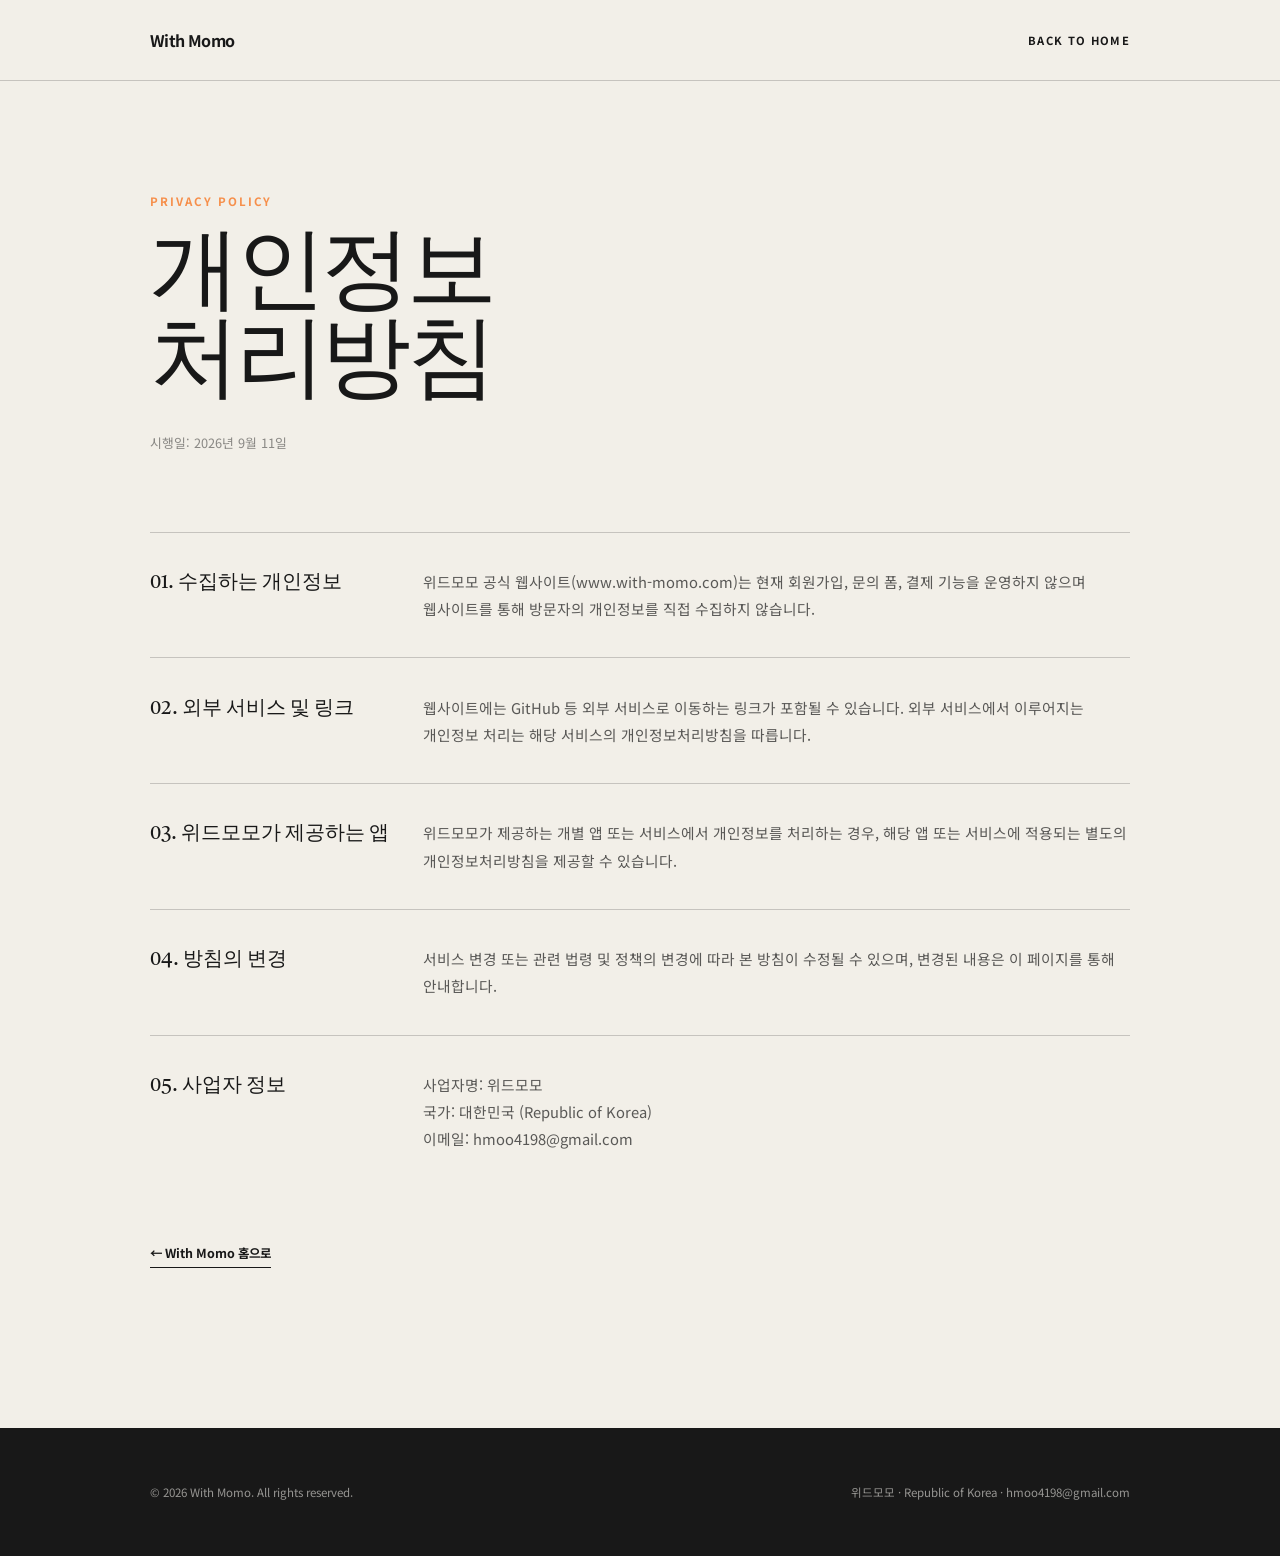
<file: privacy.html>
<!doctype html>
<html lang="ko">
<head>
  <meta charset="utf-8" />
  <meta name="viewport" content="width=device-width, initial-scale=1" />
  <meta name="description" content="With Momo 웹사이트 개인정보처리방침" />
  <meta name="theme-color" content="#f2efe8" />
  <title>개인정보처리방침 · With Momo</title>
  <link rel="icon" href="favicon.svg" type="image/svg+xml" />
  <link rel="stylesheet" href="styles.css" />
</head>
<body class="policy-shell">
  <header class="policy-header">
    <div class="policy-nav">
      <a class="brand" href="index.html">With Momo</a>
      <a href="index.html">BACK TO HOME</a>
    </div>
  </header>

  <main class="policy">
    <p class="eyebrow">PRIVACY POLICY</p>
    <h1>개인정보<br />처리방침</h1>
    <p class="policy-date">시행일: 2026년 9월 11일</p>

    <section>
      <h2>01. 수집하는 개인정보</h2>
      <p>위드모모 공식 웹사이트(www.with-momo.com)는 현재 회원가입, 문의 폼, 결제 기능을 운영하지 않으며 웹사이트를 통해 방문자의 개인정보를 직접 수집하지 않습니다.</p>
    </section>

    <section>
      <h2>02. 외부 서비스 및 링크</h2>
      <p>웹사이트에는 GitHub 등 외부 서비스로 이동하는 링크가 포함될 수 있습니다. 외부 서비스에서 이루어지는 개인정보 처리는 해당 서비스의 개인정보처리방침을 따릅니다.</p>
    </section>

    <section>
      <h2>03. 위드모모가 제공하는 앱</h2>
      <p>위드모모가 제공하는 개별 앱 또는 서비스에서 개인정보를 처리하는 경우, 해당 앱 또는 서비스에 적용되는 별도의 개인정보처리방침을 제공할 수 있습니다.</p>
    </section>

    <section>
      <h2>04. 방침의 변경</h2>
      <p>서비스 변경 또는 관련 법령 및 정책의 변경에 따라 본 방침이 수정될 수 있으며, 변경된 내용은 이 페이지를 통해 안내합니다.</p>
    </section>

    <section>
      <h2>05. 사업자 정보</h2>
      <p>사업자명: 위드모모<br />국가: 대한민국 (Republic of Korea)<br />이메일: <a href="mailto:hmoo4198@gmail.com">hmoo4198@gmail.com</a></p>
    </section>

    <a class="back-link" href="index.html">← With Momo 홈으로</a>
  </main>

  <footer class="policy-footer">
    <div><p>© 2026 With Momo. All rights reserved.</p><p>위드모모 · Republic of Korea · <a href="mailto:hmoo4198@gmail.com">hmoo4198@gmail.com</a></p></div>
  </footer>
</body>
</html>
</file>
<file: styles.css>
@import url('https://fonts.googleapis.com/css2?family=Castoro&family=Noto+Sans+KR:wght@300;400;500;600;700&display=swap');

:root {
  --ink: #181818;
  --ink-soft: #2a2927;
  --paper: #f2efe8;
  --white: #fffdf8;
  --accent: #f68f4b;
  --line: rgba(24, 24, 24, 0.2);
  --line-light: rgba(255, 253, 248, 0.22);
  --max-width: 1360px;
}

* { box-sizing: border-box; }
html { scroll-behavior: smooth; }
body {
  margin: 0;
  background: var(--paper);
  color: var(--ink);
  font-family: "Noto Sans KR", Arial, sans-serif;
  text-rendering: optimizeLegibility;
  -webkit-font-smoothing: antialiased;
}
a { color: inherit; text-decoration: none; }
::selection { background: var(--accent); color: var(--ink); }

.preloader {
  position: fixed;
  z-index: 100;
  inset: 0;
  display: flex;
  gap: .7rem;
  align-items: center;
  justify-content: center;
  background: var(--ink);
  pointer-events: none;
  transition: opacity 500ms ease 250ms, visibility 0s linear 750ms;
}
.preloader span {
  width: .55rem;
  height: .55rem;
  border-radius: 50%;
  background: var(--accent);
  animation: loader-pulse 900ms ease-in-out infinite;
}
.preloader span:nth-child(2) { animation-delay: 120ms; }
.preloader span:nth-child(3) { animation-delay: 240ms; }
.loaded .preloader { visibility: hidden; opacity: 0; }
@keyframes loader-pulse {
  0%, 100% { opacity: .25; transform: translateY(0); }
  50% { opacity: 1; transform: translateY(-.75rem); }
}

.site-header {
  position: fixed;
  z-index: 30;
  top: 0;
  left: 50%;
  display: flex;
  align-items: center;
  justify-content: space-between;
  width: min(calc(100% - 8rem), var(--max-width));
  height: 7.5rem;
  transform: translateX(-50%);
  color: var(--white);
  transition: width 260ms ease, height 260ms ease, padding 260ms ease, background-color 260ms ease, backdrop-filter 260ms ease;
}
.site-header::before {
  position: absolute;
  z-index: -1;
  inset: 0;
  border-bottom: 1px solid transparent;
  background: transparent;
  content: "";
  transition: inherit;
}
.site-header.is-scrolled {
  width: 100%;
  height: 5rem;
  padding: 0 max(2rem, calc((100vw - var(--max-width)) / 2));
}
.site-header.is-scrolled::before {
  border-bottom-color: rgba(255,255,255,.1);
  background: rgba(24,24,24,.88);
  backdrop-filter: blur(18px);
}
.brand {
  font-size: 1rem;
  font-weight: 700;
  line-height: 1;
  letter-spacing: -.04em;
}
.site-header nav { display: flex; gap: clamp(1.5rem, 3vw, 3.5rem); }
.site-header nav a {
  position: relative;
  font-size: .72rem;
  font-weight: 600;
  letter-spacing: .15em;
  text-transform: uppercase;
}
.site-header nav a::after {
  position: absolute;
  right: 0;
  bottom: -.55rem;
  left: 0;
  height: 1px;
  background: var(--accent);
  content: "";
  transform: scaleX(0);
  transform-origin: right;
  transition: transform 180ms ease;
}
.site-header nav a:hover::after,
.site-header nav a:focus-visible::after { transform: scaleX(1); transform-origin: left; }

.hero {
  position: relative;
  display: grid;
  grid-template-columns: 1fr 1fr;
  min-height: 100svh;
  overflow: hidden;
  background: var(--ink);
  color: var(--white);
}
.hero-copy {
  z-index: 2;
  display: flex;
  flex-direction: column;
  justify-content: center;
  padding: 11rem max(4rem, calc((100vw - var(--max-width)) / 2)) 8rem;
}
.eyebrow {
  margin: 0 0 1.5rem;
  color: var(--accent);
  font-size: .72rem;
  font-weight: 700;
  letter-spacing: .17em;
}
.hero h1 {
  max-width: 900px;
  margin: 0;
  font-family: "Castoro", Georgia, serif;
  font-size: clamp(3.7rem, 6.3vw, 6.9rem);
  font-weight: 400;
  letter-spacing: -.055em;
  line-height: .94;
}
.hero-lede {
  max-width: 640px;
  margin: 2.5rem 0 0;
  color: rgba(255,253,248,.68);
  font-size: clamp(.92rem, 1vw, 1.02rem);
  font-weight: 300;
  line-height: 1.85;
  word-break: keep-all;
}
.hero-actions { display: flex; gap: .8rem; margin-top: 3rem; }
.button {
  display: inline-flex;
  align-items: center;
  justify-content: center;
  min-width: 10.5rem;
  height: 3.5rem;
  border: 1px solid var(--white);
  font-size: .74rem;
  font-weight: 700;
  letter-spacing: .08em;
  transition: background 160ms ease, color 160ms ease, border-color 160ms ease;
}
.button--solid { background: var(--white); color: var(--ink); }
.button--solid:hover { background: var(--accent); border-color: var(--accent); }
.button--outline:hover { background: var(--white); color: var(--ink); }

.hero-media {
  position: relative;
  min-height: 100svh;
  overflow: hidden;
  background: #d8d1c5;
}
.hero-media::after {
  position: absolute;
  z-index: 2;
  inset: 0;
  background: linear-gradient(90deg, rgba(24,24,24,.16), transparent 42%), linear-gradient(0deg, rgba(24,24,24,.35), transparent 48%);
  content: "";
  pointer-events: none;
}
.hero-poster {
  position: absolute;
  inset: 0;
  display: grid;
  grid-template-rows: auto 1fr auto;
  padding: 9rem 4rem 5rem;
  background:
    radial-gradient(circle at 78% 18%, rgba(246,143,75,.55), transparent 22%),
    linear-gradient(145deg, #d7d0c4 0%, #beb5a7 100%);
}
.poster-topline {
  display: flex;
  justify-content: space-between;
  color: rgba(24,24,24,.62);
  font-size: .62rem;
  font-weight: 700;
  letter-spacing: .16em;
}
.poster-mark {
  align-self: center;
  justify-self: center;
  display: grid;
  place-items: center;
  width: clamp(14rem, 24vw, 24rem);
  aspect-ratio: 1;
  border: 1px solid rgba(24,24,24,.16);
  border-radius: 50%;
  background: rgba(255,253,248,.45);
  color: var(--ink);
  font-family: "Castoro", Georgia, serif;
  font-size: clamp(7rem, 15vw, 14rem);
  letter-spacing: -.08em;
  box-shadow: 0 2.5rem 5rem rgba(24,24,24,.12);
  backdrop-filter: blur(12px);
}
.poster-copy { align-self: end; color: var(--ink); }
.poster-copy > span { display: block; margin-bottom: .8rem; font-size: .62rem; font-weight: 700; letter-spacing: .16em; }
.poster-copy strong {
  font-family: "Castoro", Georgia, serif;
  font-size: clamp(2.2rem, 4vw, 4.6rem);
  font-weight: 400;
  letter-spacing: -.04em;
  line-height: .97;
}
.hero-media__label {
  position: absolute;
  z-index: 3;
  right: 2.5rem;
  bottom: 2.5rem;
  left: 2.5rem;
  display: flex;
  justify-content: space-between;
  align-items: end;
  border-top: 1px solid rgba(255,255,255,.5);
  padding-top: .9rem;
  color: rgba(255,255,255,.72);
  font-size: .62rem;
  letter-spacing: .14em;
}
.hero-media__project { display: grid; gap: .35rem; }
.hero-media__project strong {
  color: var(--white);
  font-family: "Castoro", Georgia, serif;
  font-size: 1.35rem;
  font-weight: 400;
  letter-spacing: -.02em;
}
.hero-media__project small { font-size: .58rem; letter-spacing: .14em; }
.hero-side {
  position: absolute;
  z-index: 4;
  top: 50%;
  color: rgba(255,255,255,.52);
  font-size: .58rem;
  letter-spacing: .2em;
  writing-mode: vertical-rl;
}
.hero-side--left { left: 1.3rem; transform: translateY(-50%) rotate(180deg); }
.hero-side--right { right: 1.3rem; transform: translateY(-50%); }
.hero-side--right::before {
  display: inline-block;
  width: 1px;
  height: 5rem;
  margin-bottom: 1rem;
  background: rgba(255,255,255,.35);
  content: "";
}

.section-shell { width: min(calc(100% - 8rem), var(--max-width)); margin: 0 auto; }
.about,
.principles,
.contact { padding: clamp(7rem, 12vw, 12rem) 0; }
.section-heading {
  position: relative;
  display: grid;
  grid-template-columns: minmax(160px, .33fr) 1fr;
  gap: 2rem;
  align-items: start;
  border-top: 1px solid var(--line);
  padding-top: 2.3rem;
}
.section-heading::before {
  position: absolute;
  top: -1.1rem;
  left: 0;
  padding-right: 1rem;
  background: var(--paper);
  color: var(--accent);
  content: attr(data-num);
  font-family: "Castoro", Georgia, serif;
  font-size: 1.2rem;
}
.section-heading > p {
  margin: .55rem 0 0;
  font-size: .68rem;
  font-weight: 700;
  letter-spacing: .16em;
}
.section-heading h2 {
  max-width: 1000px;
  margin: 0;
  font-family: "Castoro", Georgia, serif;
  font-size: clamp(2.4rem, 4.3vw, 4.8rem);
  font-weight: 400;
  letter-spacing: -.045em;
  line-height: 1.06;
  word-break: keep-all;
}
.about-intro {
  max-width: 800px;
  margin: clamp(4rem, 7vw, 7rem) 0 0 33%;
}
.about-intro p {
  margin: 0;
  color: rgba(24,24,24,.75);
  font-size: clamp(.95rem, 1.1vw, 1.08rem);
  line-height: 1.9;
  word-break: keep-all;
}
.about-grid {
  display: grid;
  grid-template-columns: repeat(3, 1fr);
  gap: clamp(2rem, 5vw, 6rem);
  margin-top: clamp(5rem, 9vw, 9rem);
  border-top: 1px solid var(--line);
  padding-top: 3rem;
}
.about-grid h3,
.principle h3 {
  position: relative;
  margin: 0 0 1.4rem;
  padding-left: 1rem;
  font-family: "Castoro", Georgia, serif;
  font-size: 1.35rem;
  font-weight: 400;
}
.about-grid h3::before,
.principle h3::before {
  position: absolute;
  top: .2em;
  bottom: .2em;
  left: 0;
  width: 3px;
  background: var(--accent);
  content: "";
}
.about-grid p,
.principle p { margin: 0; color: rgba(24,24,24,.68); font-size: .9rem; line-height: 1.75; word-break: keep-all; }

.work { padding: clamp(7rem, 12vw, 12rem) 0 clamp(6rem, 10vw, 10rem); background: var(--ink); color: var(--white); }
.section-heading--light { border-color: var(--line-light); }
.section-heading--light::before { background: var(--ink); }
.project-list {
  display: grid;
  gap: 2rem;
  width: min(calc(100% - 8rem), var(--max-width));
  margin: clamp(5rem, 9vw, 9rem) auto 0;
}
.project {
  display: grid;
  grid-template-columns: 1fr 1fr;
  min-height: 560px;
  overflow: hidden;
  border: 1px solid rgba(255,255,255,.12);
}
.project-copy {
  display: grid;
  grid-template-columns: 5.5rem 1fr;
  gap: 2rem;
  align-content: end;
  padding: clamp(2.5rem, 5vw, 5rem);
  background: #1d1d1d;
}
.project-number { color: rgba(255,253,248,.42); font-family: "Castoro", Georgia, serif; font-size: 1.05rem; }
.project-label { margin: 0 0 1.1rem; color: var(--accent); font-size: .65rem; font-weight: 700; letter-spacing: .16em; }
.project-copy h3 {
  margin: 0;
  font-family: "Castoro", Georgia, serif;
  font-size: clamp(2rem, 3.7vw, 4rem);
  font-weight: 400;
  letter-spacing: -.045em;
  line-height: 1.04;
}
.project-copy p:last-child { max-width: 520px; margin: 1.8rem 0 0; color: rgba(255,253,248,.62); font-size: .93rem; line-height: 1.85; word-break: keep-all; }
.project-visual { position: relative; min-height: 560px; overflow: hidden; }
.project-visual--cream { background: #ddd5c9; }
.project-visual--orange { display: grid; place-items: center; background: var(--accent); }
.project-visual--dark { background: #101010; }
.phone {
  position: absolute;
  width: 210px;
  height: 430px;
  border: 9px solid #161616;
  border-radius: 38px;
  background: #161616;
  box-shadow: 0 2.2rem 3rem rgba(24,24,24,.23);
  overflow: hidden;
}
.phone-back { left: 19%; top: 17%; transform: rotate(-8deg); opacity: .82; }
.phone-front { right: 18%; top: 10%; transform: rotate(7deg); }
.phone-screen { height: 100%; border-radius: 29px; padding: 2.4rem 1.3rem; }
.muted-screen { display: grid; gap: 1rem; align-content: center; background: #f7f2ea; }
.muted-screen span { display: block; height: 4.5rem; border-radius: 1rem; background: #e4ddd2; }
.accent-screen { display: grid; place-items: center; align-content: center; gap: 1.5rem; background: var(--accent); color: var(--white); text-align: center; }
.accent-screen strong { font-family: "Castoro", Georgia, serif; font-size: 1.65rem; font-weight: 400; }
.mini-m { display: grid; place-items: center; width: 5.5rem; height: 5.5rem; border: 1px solid rgba(255,255,255,.65); border-radius: 50%; font-family: "Castoro", Georgia, serif; font-size: 3rem; }
.browser-card {
  width: min(78%, 620px);
  aspect-ratio: 1.25;
  padding: 1.25rem;
  border: 1px solid rgba(24,24,24,.22);
  background: var(--white);
  color: var(--ink);
  box-shadow: 2rem 2rem 0 rgba(24,24,24,.12);
}
.browser-dots { display: flex; gap: .45rem; padding-bottom: 1rem; border-bottom: 1px solid rgba(24,24,24,.12); }
.browser-dots i { width: .5rem; height: .5rem; border-radius: 50%; background: var(--ink); opacity: .32; }
.browser-grid { display: grid; grid-template-columns: 1.1fr .9fr; gap: .9rem; height: calc(100% - 4rem); padding-top: 1rem; }
.browser-grid span { border: 1px solid rgba(24,24,24,.16); background: #eee8df; }
.browser-grid span:first-child { grid-row: span 2; background: var(--ink); }
.browser-caption { margin-top: .7rem; font-size: .56rem; font-weight: 700; letter-spacing: .17em; }
.process-ring { position: absolute; border: 1px solid rgba(255,255,255,.16); border-radius: 50%; }
.ring-a { inset: 15%; }
.ring-b { inset: 28%; }
.process-core {
  position: absolute;
  left: 50%; top: 50%; transform: translate(-50%,-50%);
  display: grid; place-items: center;
  width: 8rem; height: 8rem;
  border: 1px solid rgba(255,255,255,.45);
  border-radius: 50%;
  background: var(--accent);
  color: var(--ink);
  font-family: "Castoro", Georgia, serif;
  font-size: 4rem;
}
.process-tag { position: absolute; color: rgba(255,255,255,.62); font-size: .62rem; font-weight: 700; letter-spacing: .16em; }
.tag-idea { top: 12%; left: 50%; transform: translateX(-50%); }
.tag-build { right: 11%; top: 49%; }
.tag-run { left: 18%; bottom: 14%; }

.principle-grid {
  display: grid;
  grid-template-columns: repeat(3, 1fr);
  gap: 2rem;
  margin-top: clamp(5rem, 9vw, 9rem);
  border-top: 1px solid var(--line);
  padding-top: 3rem;
}
.principle > span { display: block; margin-bottom: 3rem; color: rgba(24,24,24,.4); font-family: "Castoro", Georgia, serif; font-size: 1rem; }

.contact { background: #ded7cb; }
.contact .section-heading::before { background: #ded7cb; }
.contact-grid {
  display: grid;
  grid-template-columns: 1fr 1fr;
  gap: 4rem;
  margin-top: 5rem;
  border-top: 1px solid var(--line);
  padding-top: 2.5rem;
}
.contact-grid > p { margin: 0; max-width: 580px; color: rgba(24,24,24,.7); line-height: 1.9; }
.contact-links { display: flex; justify-content: flex-end; gap: .8rem; flex-wrap: wrap; }
.contact-links a {
  display: inline-flex;
  align-items: center;
  gap: 1.5rem;
  min-height: 3.4rem;
  padding: 0 1.3rem;
  border: 1px solid var(--ink);
  font-size: .72rem;
  font-weight: 700;
  letter-spacing: .08em;
  transition: background 160ms ease, color 160ms ease;
}
.contact-links a:hover { background: var(--ink); color: var(--white); }

.site-footer { background: var(--ink); color: rgba(255,253,248,.58); }
.footer-wrap { min-height: 12rem; display: flex; align-items: center; justify-content: space-between; gap: 3rem; padding: 2.5rem 0; }
.footer-wrap strong { color: var(--white); font-family: "Castoro", Georgia, serif; font-size: 1.5rem; font-weight: 400; }
.footer-wrap p { margin: .5rem 0 0; font-size: .72rem; line-height: 1.7; }

.reveal { opacity: 0; transform: translateY(3.5rem); transition: opacity 760ms cubic-bezier(.22,1,.36,1), transform 900ms cubic-bezier(.22,1,.36,1); }
.reveal.is-visible { opacity: 1; transform: none; }

.policy-shell { min-height: 100svh; background: var(--paper); }
.policy-header { position: sticky; top: 0; z-index: 20; background: rgba(242,239,232,.9); backdrop-filter: blur(16px); border-bottom: 1px solid var(--line); }
.policy-nav { width: min(calc(100% - 4rem), 980px); min-height: 5rem; margin: 0 auto; display: flex; align-items: center; justify-content: space-between; }
.policy-nav .brand { color: var(--ink); }
.policy-nav a:last-child { font-size: .7rem; font-weight: 700; letter-spacing: .12em; }
.policy {
  width: min(calc(100% - 4rem), 980px);
  margin: 0 auto;
  padding: 7rem 0 10rem;
}
.policy .eyebrow { color: var(--accent); }
.policy h1 {
  margin: 0;
  font-family: "Castoro", Georgia, serif;
  font-size: clamp(3.2rem, 7vw, 6.5rem);
  font-weight: 400;
  letter-spacing: -.05em;
  line-height: .98;
}
.policy-date { margin: 1.5rem 0 5rem; color: rgba(24,24,24,.48); font-size: .8rem; }
.policy section { display: grid; grid-template-columns: minmax(180px, .34fr) 1fr; gap: 2rem; padding: 2.2rem 0; border-top: 1px solid var(--line); }
.policy section h2 { margin: 0; font-family: "Castoro", Georgia, serif; font-size: 1.25rem; font-weight: 400; }
.policy section p { margin: 0; color: rgba(24,24,24,.7); font-size: .92rem; line-height: 1.85; word-break: keep-all; }
.back-link { display: inline-block; margin-top: 3.5rem; border-bottom: 1px solid var(--ink); padding-bottom: .3rem; font-size: .78rem; font-weight: 700; }
.policy-footer { background: var(--ink); color: rgba(255,253,248,.55); }
.policy-footer > div { width: min(calc(100% - 4rem), 980px); min-height: 8rem; margin: 0 auto; display: flex; align-items: center; justify-content: space-between; }
.policy-footer p { margin: 0; font-size: .72rem; }

@media (max-width: 980px) {
  .site-header { width: calc(100% - 4rem); }
  .hero { grid-template-columns: 1fr; }
  .hero-copy { min-height: 86svh; padding: 10rem 3rem 6rem; }
  .hero-media { min-height: 78svh; }
  .hero-side { display: none; }
  .section-shell,
  .project-list { width: calc(100% - 4rem); }
  .project { grid-template-columns: 1fr; }
  .project-copy { min-height: 430px; }
  .project-visual { min-height: 480px; }
  .about-grid,
  .principle-grid { grid-template-columns: 1fr; gap: 3rem; }
  .contact-grid { grid-template-columns: 1fr; }
  .contact-links { justify-content: flex-start; }
}

@media (max-width: 720px) {
  .site-header { width: calc(100% - 2rem); height: 5.5rem; }
  .site-header nav { gap: 1rem; }
  .site-header nav a { font-size: .6rem; }
  .hero-copy { min-height: 78svh; padding: 8.5rem 1.5rem 5rem; }
  .hero h1 { font-size: clamp(3.5rem, 17vw, 5.2rem); }
  .hero-actions { flex-direction: column; align-items: stretch; }
  .button { width: 100%; }
  .hero-poster { padding: 7rem 1.5rem 3rem; }
  .poster-mark { width: min(70vw, 19rem); }
  .hero-media__label { right: 1.5rem; left: 1.5rem; }
  .hero-media__meta { display: none; }
  .section-shell,
  .project-list { width: calc(100% - 2rem); }
  .about,
  .principles,
  .contact,
  .work { padding-top: 6rem; padding-bottom: 6rem; }
  .section-heading { grid-template-columns: 1fr; gap: 1rem; }
  .section-heading h2 { font-size: clamp(2.4rem, 12vw, 3.8rem); }
  .about-intro { margin-left: 0; }
  .project-list { margin-top: 4rem; }
  .project-copy { grid-template-columns: 3.5rem 1fr; gap: 1rem; padding: 2.2rem 1.3rem; min-height: 380px; }
  .project-copy h3 { font-size: clamp(2.25rem, 12vw, 3.4rem); }
  .project-visual { min-height: 390px; }
  .phone { width: 160px; height: 330px; border-radius: 30px; }
  .phone-screen { border-radius: 22px; }
  .browser-card { width: 86%; }
  .process-core { width: 6.5rem; height: 6.5rem; font-size: 3.2rem; }
  .contact-grid { margin-top: 3.5rem; }
  .contact-links { flex-direction: column; }
  .contact-links a { justify-content: space-between; }
  .footer-wrap { align-items: flex-start; flex-direction: column; justify-content: center; }
  .policy-nav,
  .policy,
  .policy-footer > div { width: calc(100% - 2rem); }
  .policy { padding: 6rem 0 8rem; }
  .policy section { grid-template-columns: 1fr; gap: 1rem; }
}

@media (prefers-reduced-motion: reduce) {
  html { scroll-behavior: auto; }
  *, *::before, *::after { animation-duration: .01ms !important; animation-iteration-count: 1 !important; transition-duration: .01ms !important; }
  .reveal { opacity: 1; transform: none; }
}
</file>
